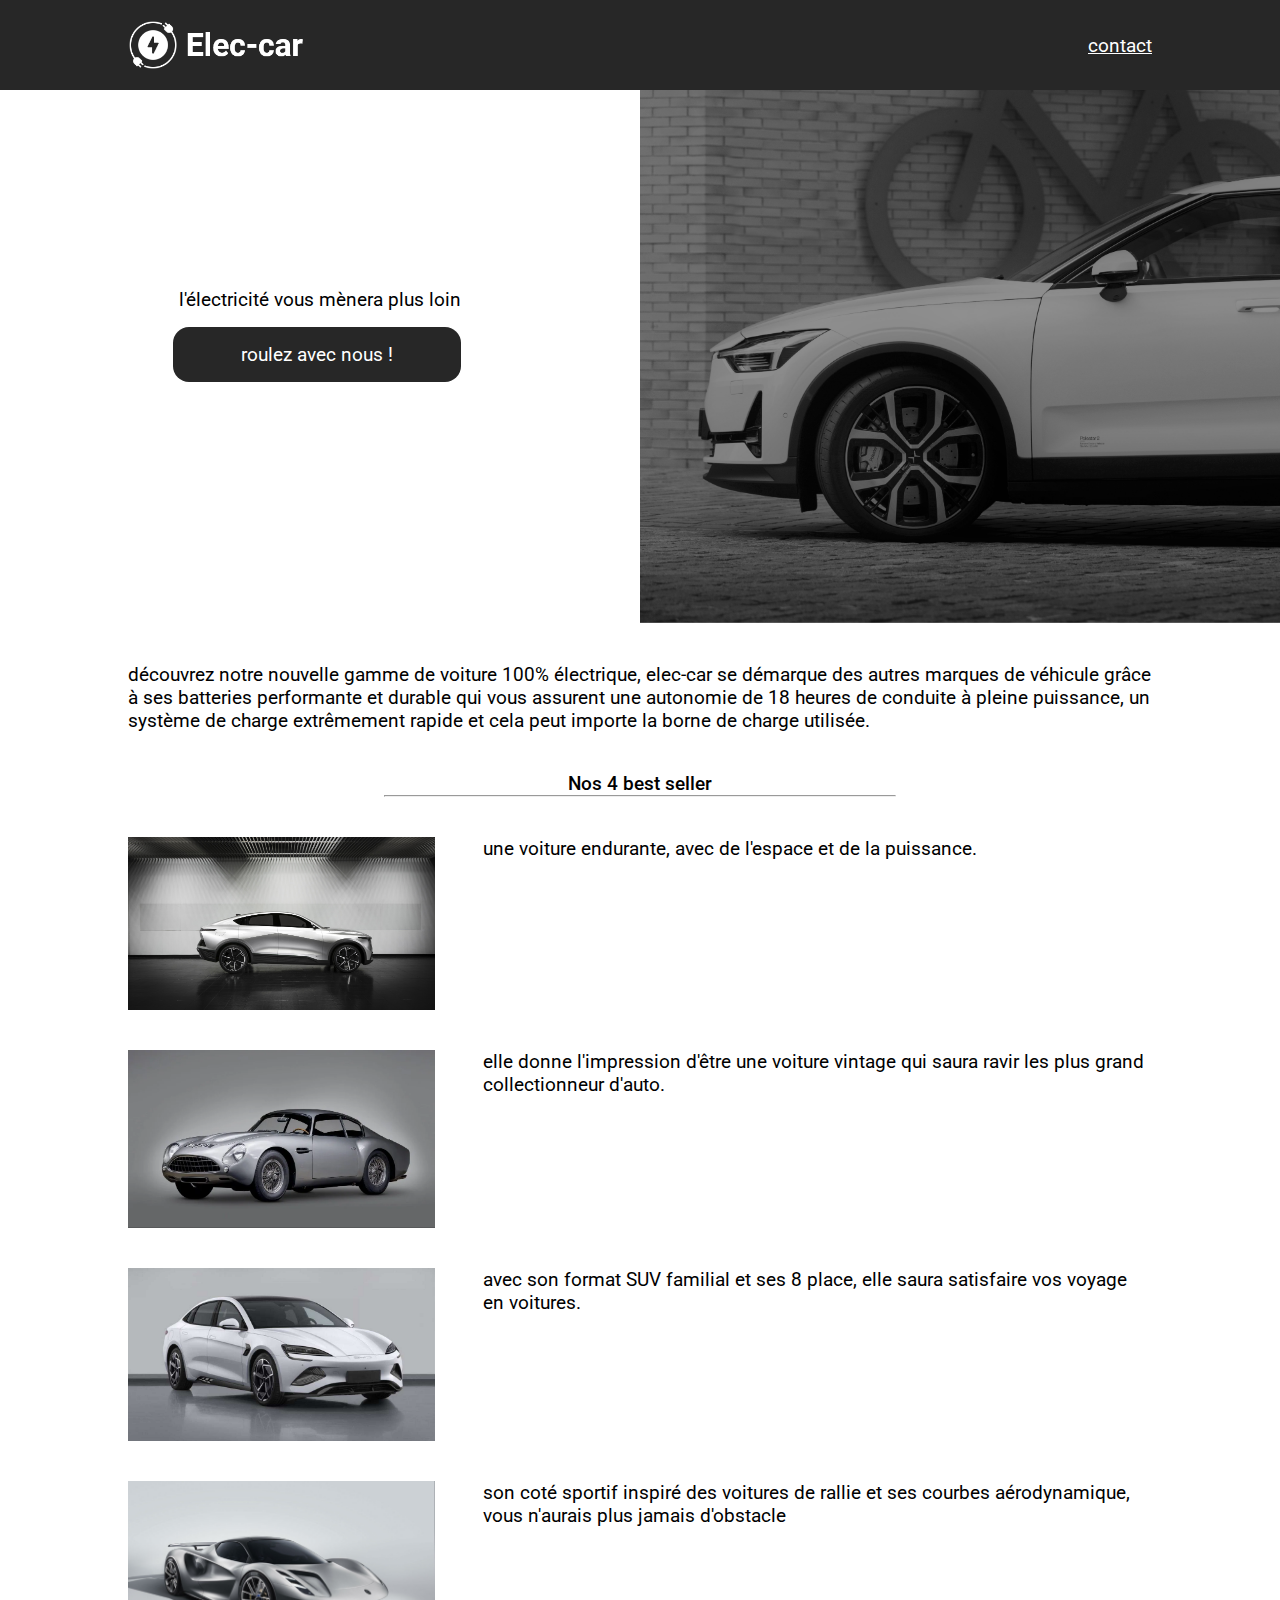
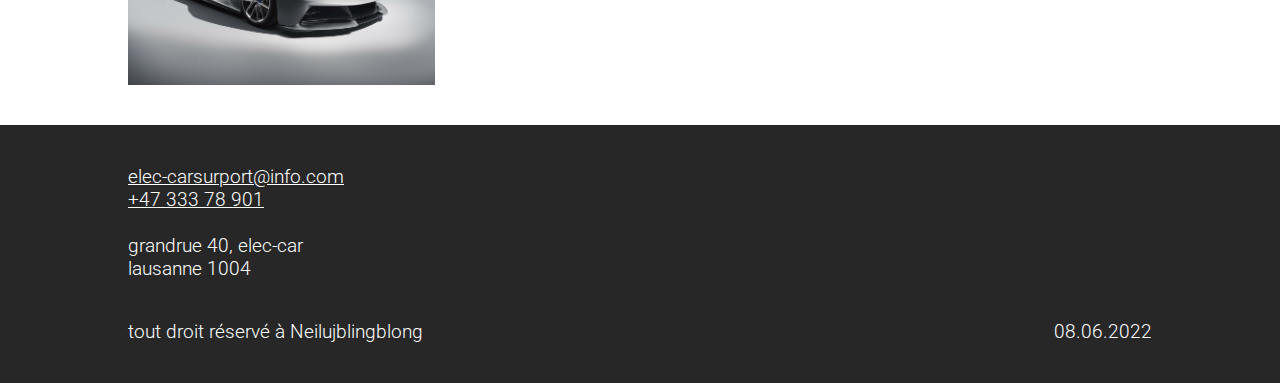
<file: index.html>
<!DOCTYPE html>
<html lang="en">
<head>
    <meta charset="UTF-8">
    <meta http-equiv="X-UA-Compatible" content="IE=edge">
    <meta name="viewport" content="width=device-width, initial-scale=1.0">
    <title>Document</title>
    <link rel="stylesheet" href="style2.css">
    <link rel="preconnect" href="https://fonts.googleapis.com">
    <link rel="preconnect" href="https://fonts.gstatic.com" crossorigin>
    <link href="https://fonts.googleapis.com/css2?family=Lora:ital,wght@0,400;0,500;0,600;0,700;1,400;1,500;1,600;1,700&family=Roboto:ital,wght@0,100;0,300;0,400;0,500;0,700;0,900;1,100;1,300;1,400;1,500;1,700;1,900&display=swap" rel="stylesheet">
</head>
<body>

<div class="header">
    <img src="image/Groupe 1.png" alt="" class="logoheader">
    <a href="" class="lienest">contact</a>
</div>

<div class="content">
    <div class="contentleft">
        <div class="centrertxt">
            <h1>l'électricité vous mènera plus loin</h1>
            <div class="calltoaction">
                <p>roulez avec nous !</p>
            </div>
        </div>
    </div>
    <img src="image/Groupe défilant 1.png" alt="" class="contentright">
</div>

<div class="txtcnt">
    découvrez notre nouvelle gamme de voiture 100% électrique,  elec-car se démarque des autres marques de véhicule grâce à ses batteries performante et durable qui vous assurent une autonomie de 18 heures de conduite à pleine puissance, un système de charge extrêmement rapide et cela peut importe la borne de charge utilisée.
</div>

<div class="bestseller">
    Nos 4 best seller
    <hr>
</div>

<div class="contenu">
    <div class="cotecote">
        <img src="image/endurant.jpg" alt="" class="imgtaille">
        <p>une voiture endurante, avec de l'espace et de la puissance.</p>
    </div>

    <div class="cotecote">
        <img src="image/vieux.webp" alt="" class="imgtaille">
        <p>elle donne l'impression d'être une voiture vintage qui saura ravir les plus grand collectionneur d'auto.</p>
    </div>

    <div class="cotecote">
        <img src="image/suv.jpg" alt="" class="imgtaille">
        <p>avec son format SUV familial et ses 8 place, elle saura satisfaire vos voyage en voitures.</p>
    </div>

    <div class="cotecote">
        <img src="image/sport.jpg" alt="" class="imgtaille">
        <p>son coté sportif inspiré des voitures de rallie et ses courbes aérodynamique, vous n'aurais plus jamais d'obstacle</p>
    </div>
</div>

<footer>
    <div>
    <a href="mailto:webmaster@example.com" class="lienest">elec-carsurport@info.com</a><br>
    <a href="tel:+4733378901" class="lienest">+47 333 78 901</a><br>
    <br>grandrue 40, elec-car<br>
    lausanne 1004
    </div>
    <div class="footerbas">
        <div>tout droit réservé à Neilujblingblong</div>
        <div>08.06.2022</div>
    </div>
</footer>
</body>
</html>
</file>
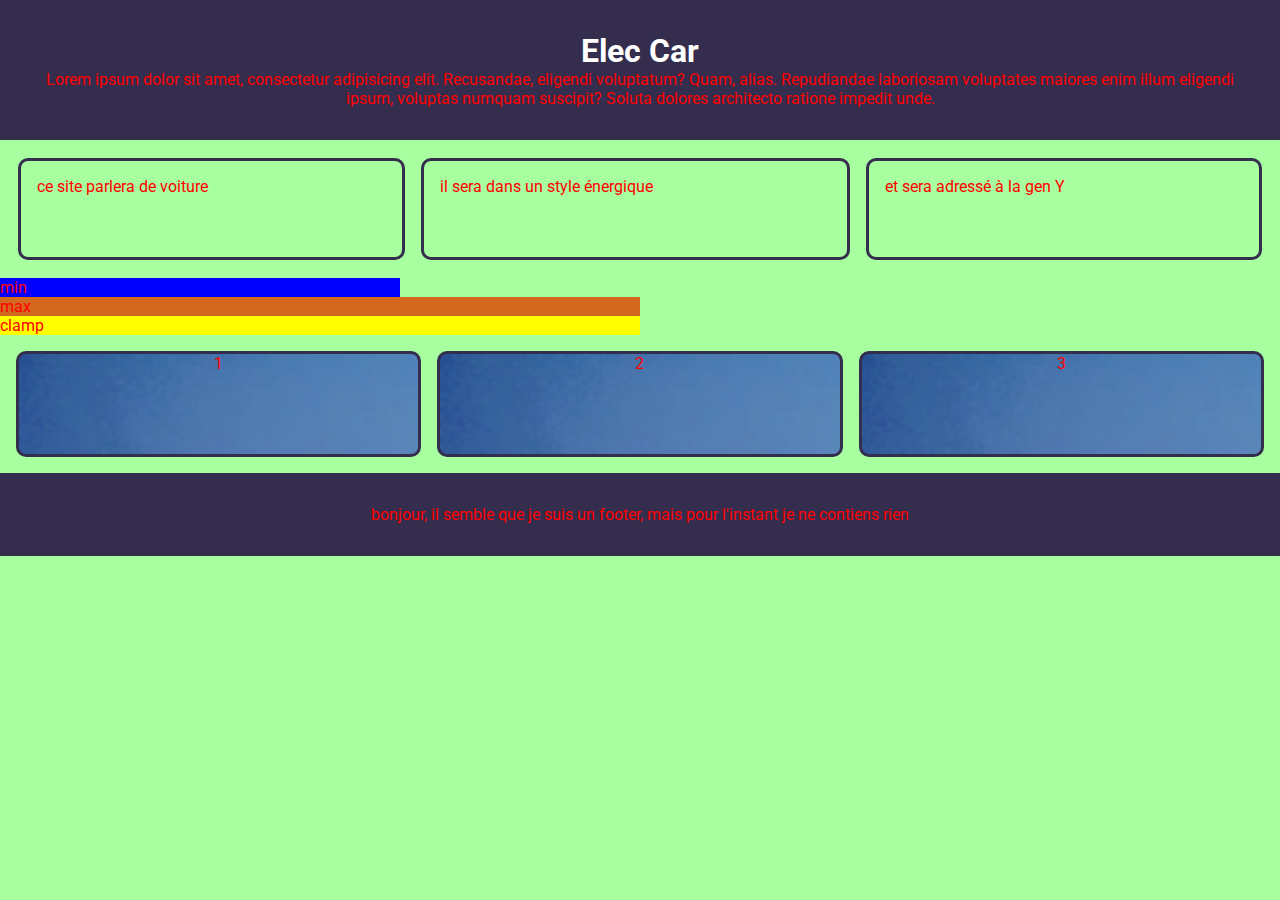
<file: ancien index.html>
<!DOCTYPE html>
<html lang="en">
<head>
    <meta charset="UTF-8">
    <meta http-equiv="X-UA-Compatible" content="IE=edge">
    <meta name="viewport" content="width=device-width, initial-scale=1.0">
    <title>Document</title>
    <link rel="stylesheet" href="">
    <link rel="stylesheet" href="style.css">
    <link rel="preconnect" href="https://fonts.googleapis.com">
<link rel="preconnect" href="https://fonts.gstatic.com" crossorigin>
<link href="https://fonts.googleapis.com/css2?family=Lora:ital,wght@0,400;0,500;0,600;0,700;1,400;1,500;1,600;1,700&family=Roboto+Condensed:ital,wght@1,300&family=Roboto:ital,wght@0,100;0,300;0,400;0,500;0,700;0,900;1,100;1,300;1,400;1,500;1,700;1,900&display=swap" rel="stylesheet">
</head>
<body>
    <div class="header">
        <h1>Elec Car</h1>
        <p>Lorem ipsum dolor sit amet, consectetur adipisicing elit. Recusandae, eligendi voluptatum? Quam, alias. Repudiandae laboriosam voluptates maiores enim illum eligendi ipsum, voluptas numquam suscipit? Soluta dolores architecto ratione impedit unde.</p>
    </div>

    <ol>
        <li>ce site parlera de voiture</li>
        <li>il sera dans un style énergique</li>
        <li>et sera adressé à la gen Y</li>
    </ol>

    <div class="divmin">
        <p>min</p>
    </div>

    <div class="divmax">
        <p>max</p>
    </div>

    <div class=divclamp>
        <p>clamp</p>
    </div>

    <div class="grid-container">
        <div class="grid-item">1</div>
        <div class="grid-item">2</div>
        <div class="grid-item">3</div>
    </div>

    <div class="footer">
        <p>bonjour, il semble que je suis un footer, mais pour l'instant je ne contiens rien</p>
    </div>
</body>
</html>
</file>
<file: style2.css>
*{
    margin: 0;
    font-family: 'Lora', serif;
    font-family: 'Roboto', sans-serif;
}
p,li, div, {
    color: red;
}
html, body, div, span, applet, object, iframe,
h1, h2, h3, h4, h5, h6, p, blockquote, pre,
a, abbr, acronym, address, big, cite, code,
del, dfn, em, img, ins, kbd, q, s, samp,
small, strike, strong, sub, sup, tt, var,
b, u, i, center,
dl, dt, dd, ol, ul, li,
fieldset, form, label, legend,
table, caption, tbody, tfoot, thead, tr, th, td,
article, aside, canvas, details, embed, 
figure, figcaption, footer, header, hgroup, 
menu, nav, output, ruby, section, summary,
time, mark, audio, video {
	margin: 0;
	padding: 0;
	border: 0;
	font-size: 100%;
	font: inherit;
	vertical-align: baseline;
}
body{
    font-family: 'Roboto', sans-serif;
    font-size: 1.2rem;
}
.header{
    background: rgb(39, 39, 39);
    display: flex;
    align-items: center;
    justify-content: space-between;
    padding: 20px 10%;

}
.logoheader{
    height: 50px;
}
.content{
    display: flex;    
}
.contentleft{
    width: 50%;
    text-align: center;
}
.contentright{
    width: 50%;
}
.calltoaction{
    color: white;
    background-color: rgb(39, 39, 39);
    margin: 1rem 27%;
    padding: 1rem;
    border-radius: 1rem;
    width: 40%;
    
}
.lienest{
    color: white;
}
.centrertxt{
    padding: 31% 0;
}
.txtcnt{
    padding: 40px 10%;
}
.bestseller{
    padding: 0px 30%;
    text-align: center;
    font-weight:500;
}
.imgtaille{
    width: 30%;
}
.cotecote{
    display: flex;
    flex-direction: row;
    gap: 3rem;
    margin-bottom: 40px;
}
.contenu{
    margin: 40px 10%;
}
footer{
    background-color: rgb(39, 39, 39);
    color: white;
    padding: 40px 10%;
    font-weight: 300;
}
.footerbas{
    margin-top: 40px;
    display: flex;
    justify-content: space-between;
}
.calltoaction:hover{
    background-color: rgb(100, 100, 100);
}
</file>
<file: style.css>
body{
    margin: 0px;
    font-family: 'Roboto', sans-serif;
    border: 0px;
    background-color: rgb(168, 255, 159);
    
}
p,li, div {
    color: red;
}
h1{
    margin: 0px;
}

p{
    margin: 0px;
}

.header{
    background: rgb(52, 45, 78);
    padding: 2rem;
    box-sizing: border-box;
    text-align: center;
    color: white;
    min-height: clamp(400px);

}

.footer{
    justify-content: center;
    text-align: center;
    background-color: rgb(52, 45, 78);
    padding: 2rem;
    box-sizing: border-box;
    color: white;
}

.divmin{
    background-color: blue;
    width: min(50%, 400px);
}

.divmax{
    background-color: chocolate;
    width: max(50%, 400px);
}

.divclamp{
    background-color: yellow;
    width: clamp(400px, 50%, 1000px);
}

ol {
    display: flex;
    flex-wrap: wrap;
    margin: 10px;
    padding: 0px;
}

ol li {
    border: 3px solid rgb(52, 45, 78);
    border-radius: 10px;
    min-height: 4rem;
    min-width: 25%;
    display: block;
    margin: 8px;
    flex: 1 1 auto;
    padding: 1rem;
}

.grid-container{
    display: grid;
    grid-gap: 1rem;
    width: 100vw;
    grid-template-columns: 1fr 1fr 1fr ;
    padding: 1rem;
    box-sizing: border-box;

}

.grid-item{
    border: 3px solid rgb(52, 45, 78);
    background: url(image/pexels-mike-120049.jpg);
    text-align: center;
    height: 100px;
    border-radius: 10px;
    
}
</file>
